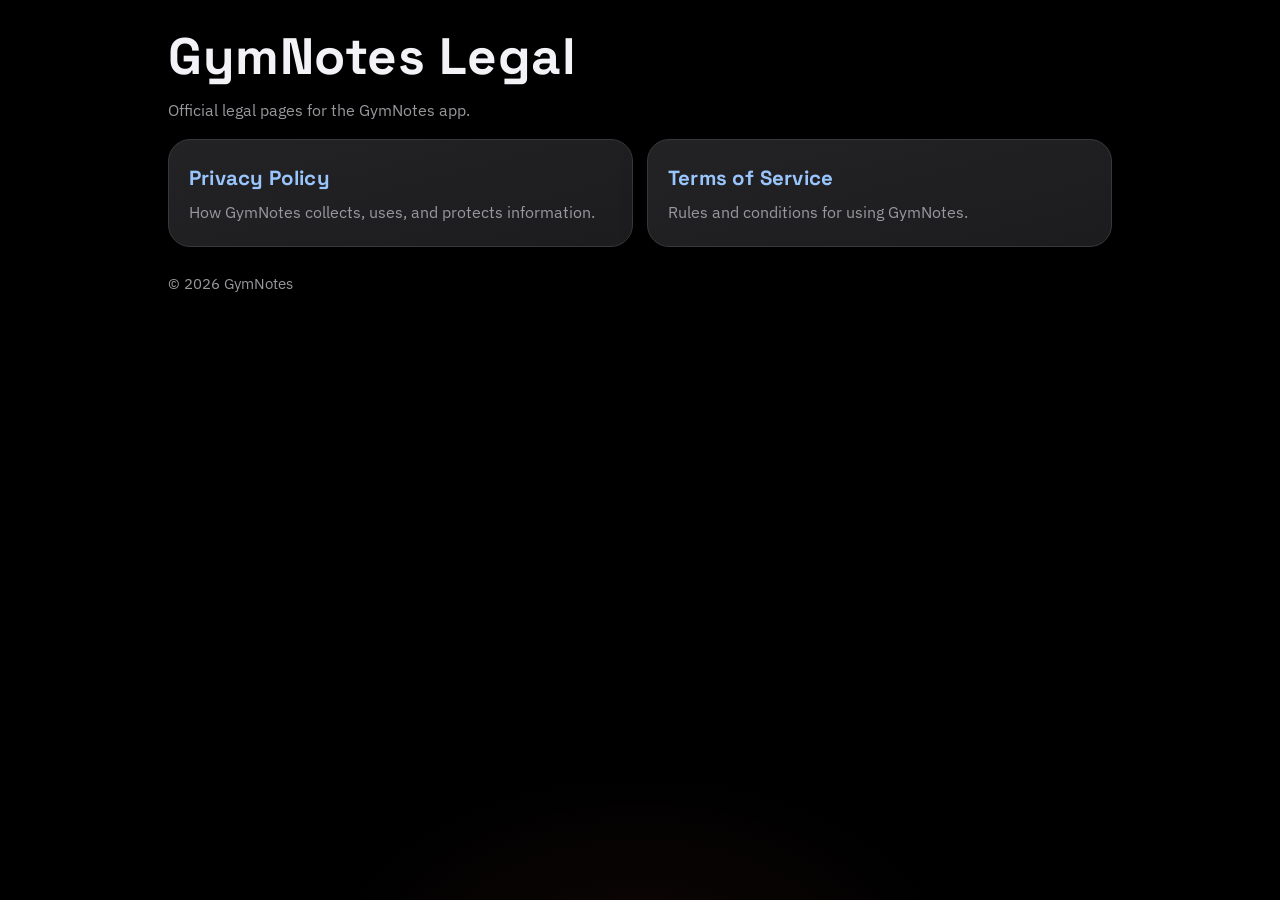
<file: index.html>
<!doctype html>
<html lang="en">
<head>
  <meta charset="UTF-8" />
  <meta name="viewport" content="width=device-width, initial-scale=1.0" />
  <title>GymNotes Legal</title>
  <meta name="description" content="Privacy Policy and Terms of Service for GymNotes." />
  <link rel="stylesheet" href="./styles.css" />
</head>
<body>
  <main class="container">
    <h1>GymNotes Legal</h1>
    <p class="subtitle">Official legal pages for the GymNotes app.</p>

    <section class="card-grid">
      <a class="card" href="./privacy/">
        <h2>Privacy Policy</h2>
        <p>How GymNotes collects, uses, and protects information.</p>
      </a>

      <a class="card" href="./terms/">
        <h2>Terms of Service</h2>
        <p>Rules and conditions for using GymNotes.</p>
      </a>
    </section>

    <footer>
      <p>© <span id="year"></span> GymNotes</p>
    </footer>
  </main>

  <script>
    document.getElementById("year").textContent = new Date().getFullYear();
  </script>
</body>
</html>
</file>
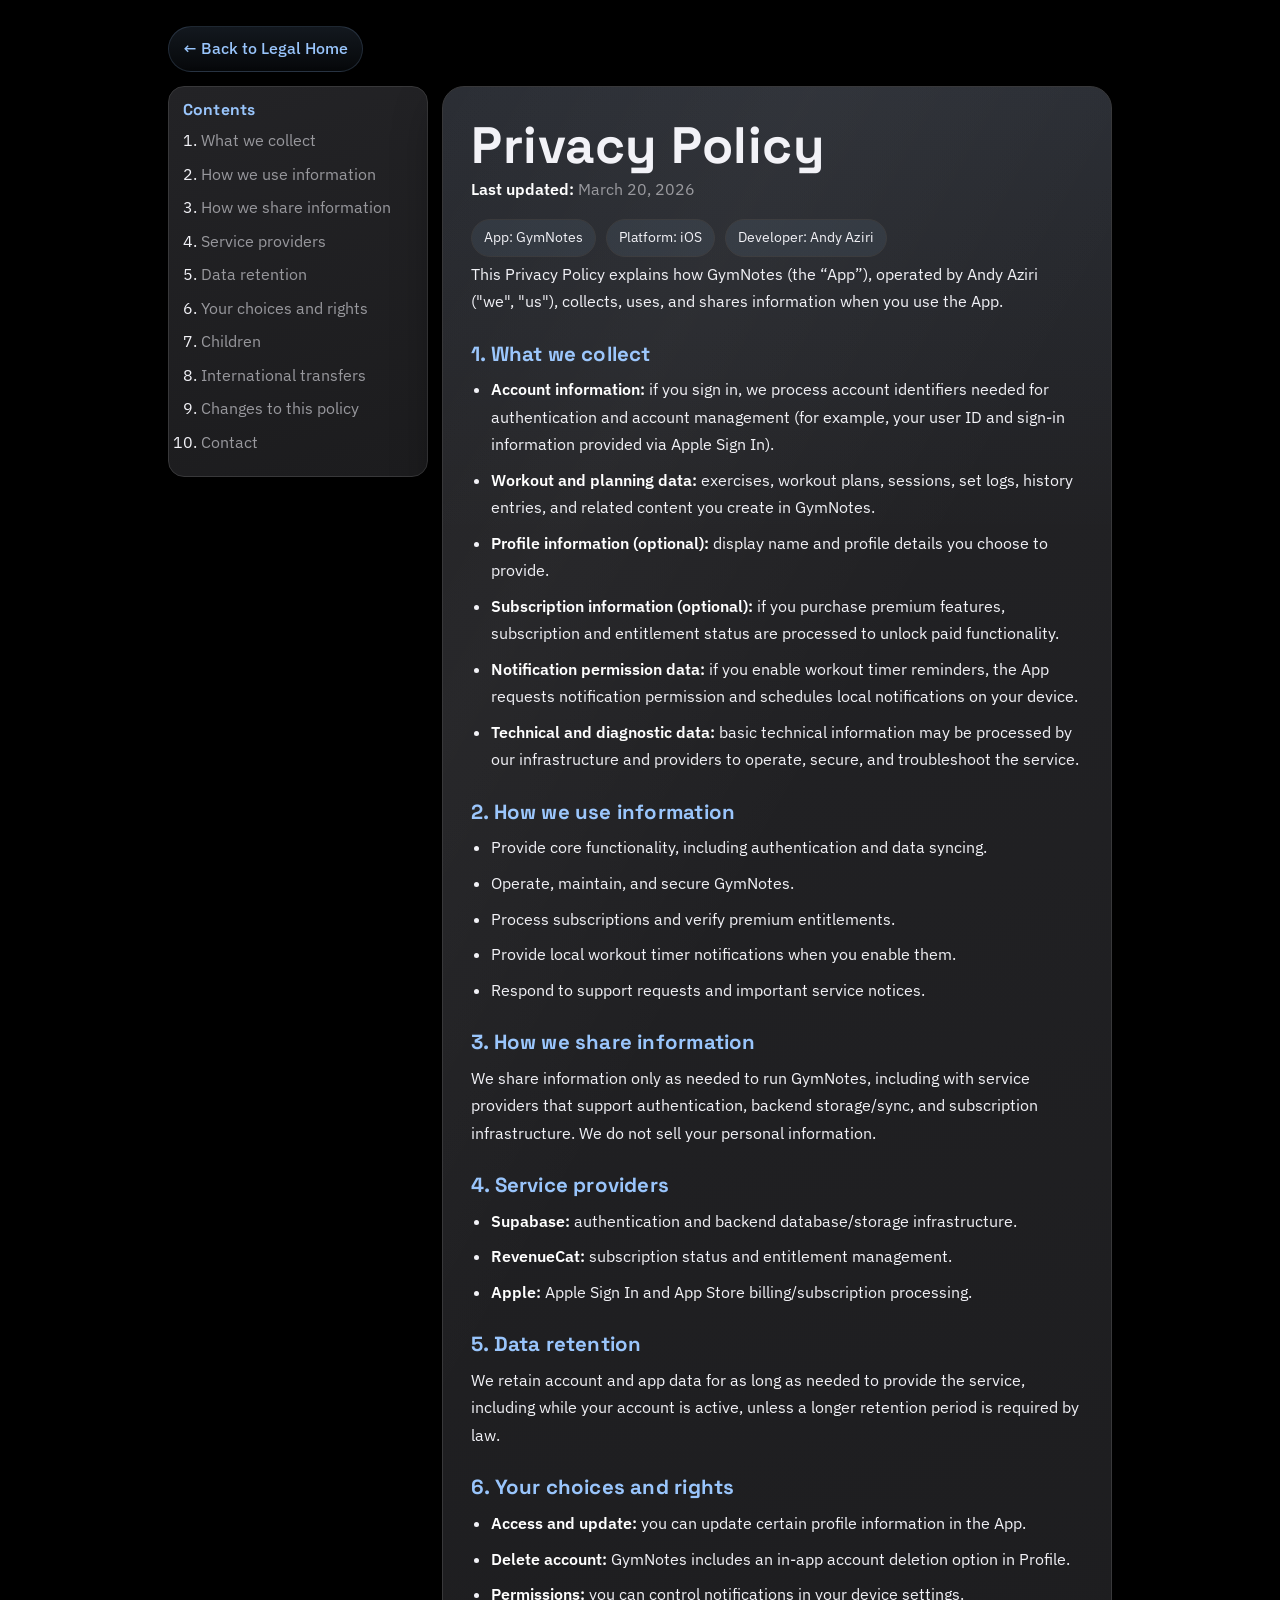
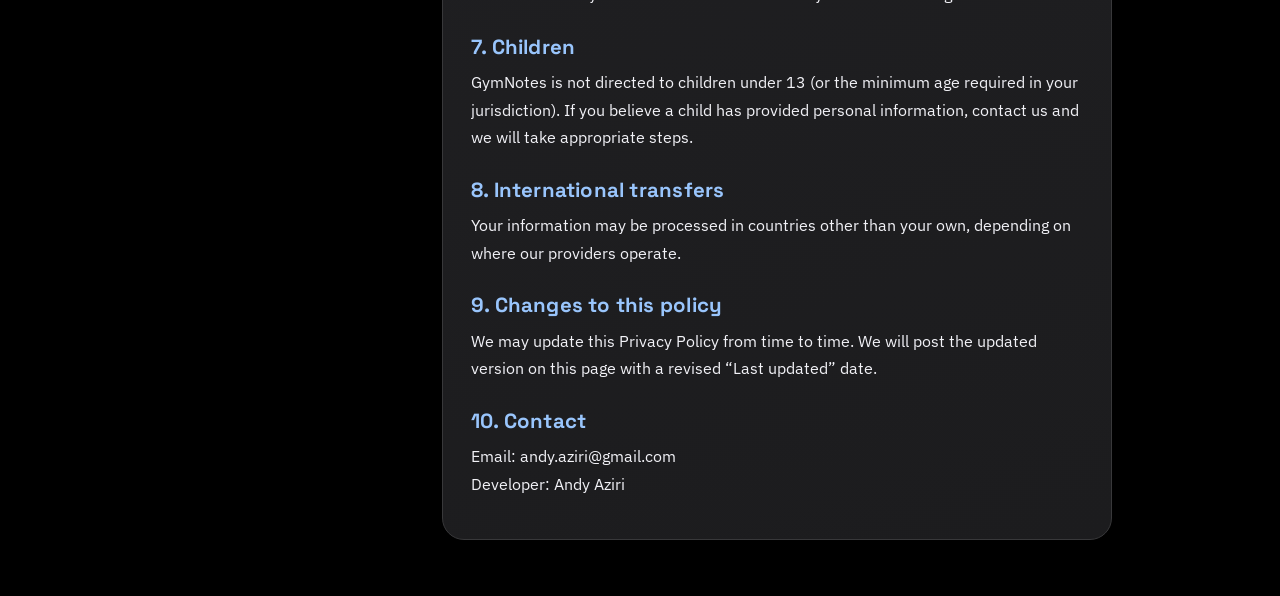
<file: privacy/index.html>
<!doctype html>
<html lang="en">
<head>
  <meta charset="UTF-8" />
  <meta name="viewport" content="width=device-width, initial-scale=1.0" />
  <title>GymNotes Privacy Policy</title>
  <meta name="description" content="Privacy Policy for GymNotes." />
  <link rel="stylesheet" href="../styles.css" />
</head>
<body>
  <main class="container home-enter">
    <div class="top-links"><a href="../">← Back to Legal Home</a></div>

    <section class="legal-layout">
      <aside class="legal-toc" aria-label="Table of contents">
        <h3>Contents</h3>
        <ol>
          <li><a href="#what-we-collect">What we collect</a></li>
          <li><a href="#how-we-use">How we use information</a></li>
          <li><a href="#how-we-share">How we share information</a></li>
          <li><a href="#service-providers">Service providers</a></li>
          <li><a href="#data-retention">Data retention</a></li>
          <li><a href="#choices-rights">Your choices and rights</a></li>
          <li><a href="#children">Children</a></li>
          <li><a href="#transfers">International transfers</a></li>
          <li><a href="#changes">Changes to this policy</a></li>
          <li><a href="#contact">Contact</a></li>
        </ol>
      </aside>

      <article class="legal">
        <h1>Privacy Policy</h1>
        <p class="last-updated"><strong>Last updated:</strong> March 20, 2026</p>

        <div class="meta-row">
          <span class="pill">App: GymNotes</span>
          <span class="pill">Platform: iOS</span>
          <span class="pill">Developer: Andy Aziri</span>
        </div>

        <p>
          This Privacy Policy explains how GymNotes (the “App”), operated by Andy Aziri
          ("we", "us"), collects, uses, and shares information when you use the App.
        </p>

        <h2 id="what-we-collect">1. What we collect</h2>
        <ul>
          <li>
            <strong>Account information:</strong> if you sign in, we process account identifiers
            needed for authentication and account management (for example, your user ID and sign-in
            information provided via Apple Sign In).
          </li>
          <li>
            <strong>Workout and planning data:</strong> exercises, workout plans, sessions, set logs,
            history entries, and related content you create in GymNotes.
          </li>
          <li>
            <strong>Profile information (optional):</strong> display name and profile details you choose to provide.
          </li>
          <li>
            <strong>Subscription information (optional):</strong> if you purchase premium features,
            subscription and entitlement status are processed to unlock paid functionality.
          </li>
          <li>
            <strong>Notification permission data:</strong> if you enable workout timer reminders,
            the App requests notification permission and schedules local notifications on your device.
          </li>
          <li>
            <strong>Technical and diagnostic data:</strong> basic technical information may be processed by
            our infrastructure and providers to operate, secure, and troubleshoot the service.
          </li>
        </ul>

        <h2 id="how-we-use">2. How we use information</h2>
        <ul>
          <li>Provide core functionality, including authentication and data syncing.</li>
          <li>Operate, maintain, and secure GymNotes.</li>
          <li>Process subscriptions and verify premium entitlements.</li>
          <li>Provide local workout timer notifications when you enable them.</li>
          <li>Respond to support requests and important service notices.</li>
        </ul>

        <h2 id="how-we-share">3. How we share information</h2>
        <p>
          We share information only as needed to run GymNotes, including with service providers that support
          authentication, backend storage/sync, and subscription infrastructure. We do not sell your personal information.
        </p>

        <h2 id="service-providers">4. Service providers</h2>
        <ul>
          <li><strong>Supabase:</strong> authentication and backend database/storage infrastructure.</li>
          <li><strong>RevenueCat:</strong> subscription status and entitlement management.</li>
          <li><strong>Apple:</strong> Apple Sign In and App Store billing/subscription processing.</li>
        </ul>

        <h2 id="data-retention">5. Data retention</h2>
        <p>
          We retain account and app data for as long as needed to provide the service, including while your account
          is active, unless a longer retention period is required by law.
        </p>

        <h2 id="choices-rights">6. Your choices and rights</h2>
        <ul>
          <li><strong>Access and update:</strong> you can update certain profile information in the App.</li>
          <li><strong>Delete account:</strong> GymNotes includes an in-app account deletion option in Profile.</li>
          <li><strong>Permissions:</strong> you can control notifications in your device settings.</li>
        </ul>

        <h2 id="children">7. Children</h2>
        <p>
          GymNotes is not directed to children under 13 (or the minimum age required in your jurisdiction).
          If you believe a child has provided personal information, contact us and we will take appropriate steps.
        </p>

        <h2 id="transfers">8. International transfers</h2>
        <p>
          Your information may be processed in countries other than your own, depending on where our providers operate.
        </p>

        <h2 id="changes">9. Changes to this policy</h2>
        <p>
          We may update this Privacy Policy from time to time. We will post the updated version on this page
          with a revised “Last updated” date.
        </p>

        <h2 id="contact">10. Contact</h2>
        <p>
          Email: andy.aziri@gmail.com<br />
          Developer: Andy Aziri
        </p>
      </article>
    </section>
  </main>
</body>
</html>
</file>
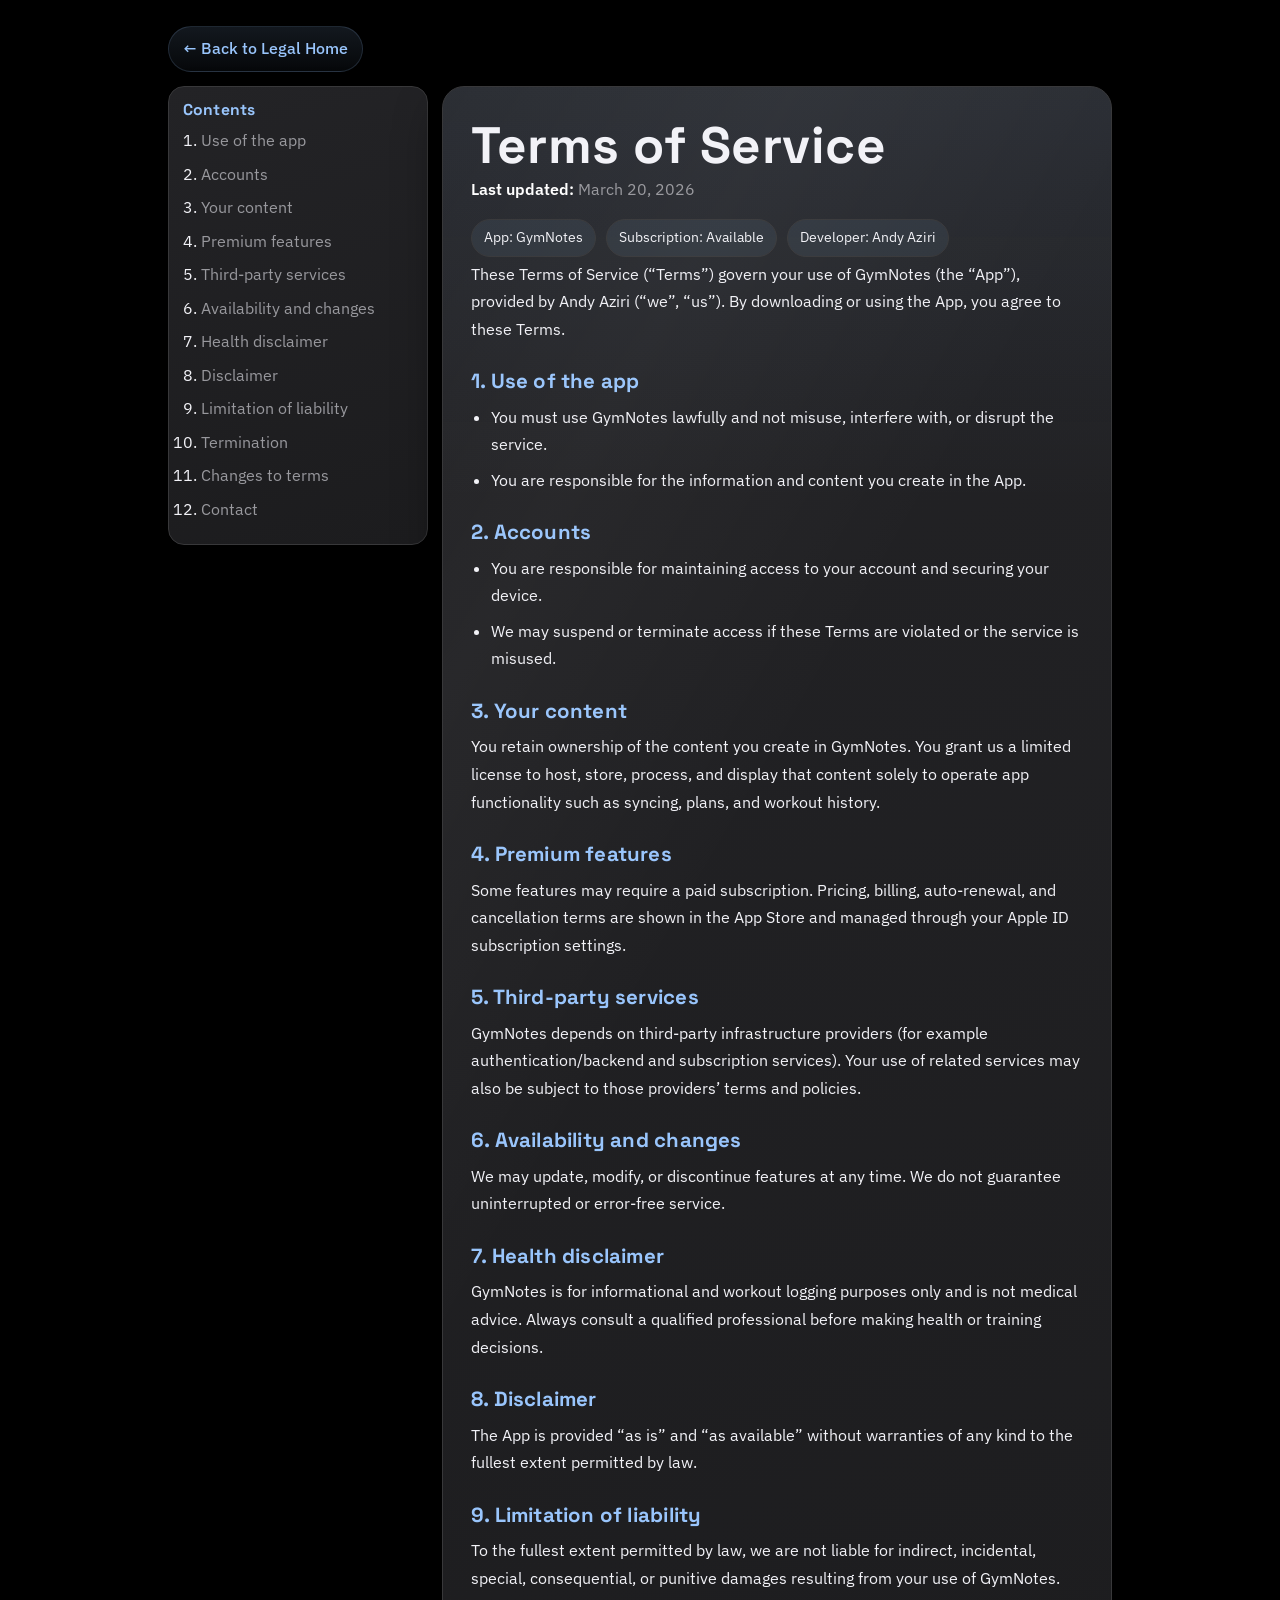
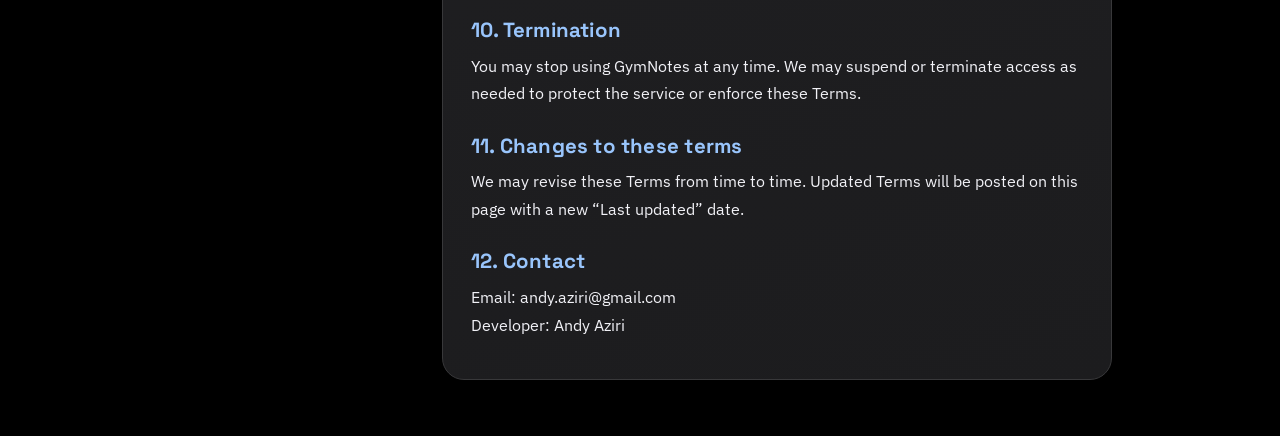
<file: terms/index.html>
<!doctype html>
<html lang="en">
<head>
  <meta charset="UTF-8" />
  <meta name="viewport" content="width=device-width, initial-scale=1.0" />
  <title>GymNotes Terms of Service</title>
  <meta name="description" content="Terms of Service for GymNotes." />
  <link rel="stylesheet" href="../styles.css" />
</head>
<body>
  <main class="container home-enter">
    <div class="top-links"><a href="../">← Back to Legal Home</a></div>

    <section class="legal-layout">
      <aside class="legal-toc" aria-label="Table of contents">
        <h3>Contents</h3>
        <ol>
          <li><a href="#use-of-app">Use of the app</a></li>
          <li><a href="#accounts">Accounts</a></li>
          <li><a href="#your-content">Your content</a></li>
          <li><a href="#premium">Premium features</a></li>
          <li><a href="#third-party">Third-party services</a></li>
          <li><a href="#availability">Availability and changes</a></li>
          <li><a href="#health-disclaimer">Health disclaimer</a></li>
          <li><a href="#disclaimer">Disclaimer</a></li>
          <li><a href="#liability">Limitation of liability</a></li>
          <li><a href="#termination">Termination</a></li>
          <li><a href="#changes">Changes to terms</a></li>
          <li><a href="#contact">Contact</a></li>
        </ol>
      </aside>

      <article class="legal">
        <h1>Terms of Service</h1>
        <p class="last-updated"><strong>Last updated:</strong> March 20, 2026</p>

        <div class="meta-row">
          <span class="pill">App: GymNotes</span>
          <span class="pill">Subscription: Available</span>
          <span class="pill">Developer: Andy Aziri</span>
        </div>

        <p>
          These Terms of Service (“Terms”) govern your use of GymNotes (the “App”), provided by Andy Aziri
          (“we”, “us”). By downloading or using the App, you agree to these Terms.
        </p>

        <h2 id="use-of-app">1. Use of the app</h2>
        <ul>
          <li>You must use GymNotes lawfully and not misuse, interfere with, or disrupt the service.</li>
          <li>You are responsible for the information and content you create in the App.</li>
        </ul>

        <h2 id="accounts">2. Accounts</h2>
        <ul>
          <li>You are responsible for maintaining access to your account and securing your device.</li>
          <li>We may suspend or terminate access if these Terms are violated or the service is misused.</li>
        </ul>

        <h2 id="your-content">3. Your content</h2>
        <p>
          You retain ownership of the content you create in GymNotes. You grant us a limited license to host,
          store, process, and display that content solely to operate app functionality such as syncing, plans,
          and workout history.
        </p>

        <h2 id="premium">4. Premium features</h2>
        <p>
          Some features may require a paid subscription. Pricing, billing, auto-renewal, and cancellation terms
          are shown in the App Store and managed through your Apple ID subscription settings.
        </p>

        <h2 id="third-party">5. Third-party services</h2>
        <p>
          GymNotes depends on third-party infrastructure providers (for example authentication/backend and
          subscription services). Your use of related services may also be subject to those providers’ terms and policies.
        </p>

        <h2 id="availability">6. Availability and changes</h2>
        <p>
          We may update, modify, or discontinue features at any time. We do not guarantee uninterrupted or error-free service.
        </p>

        <h2 id="health-disclaimer">7. Health disclaimer</h2>
        <p>
          GymNotes is for informational and workout logging purposes only and is not medical advice.
          Always consult a qualified professional before making health or training decisions.
        </p>

        <h2 id="disclaimer">8. Disclaimer</h2>
        <p>
          The App is provided “as is” and “as available” without warranties of any kind to the fullest extent permitted by law.
        </p>

        <h2 id="liability">9. Limitation of liability</h2>
        <p>
          To the fullest extent permitted by law, we are not liable for indirect, incidental, special,
          consequential, or punitive damages resulting from your use of GymNotes.
        </p>

        <h2 id="termination">10. Termination</h2>
        <p>
          You may stop using GymNotes at any time. We may suspend or terminate access as needed to protect the service
          or enforce these Terms.
        </p>

        <h2 id="changes">11. Changes to these terms</h2>
        <p>
          We may revise these Terms from time to time. Updated Terms will be posted on this page with a new “Last updated” date.
        </p>

        <h2 id="contact">12. Contact</h2>
        <p>
          Email: andy.aziri@gmail.com<br />
          Developer: Andy Aziri
        </p>
      </article>
    </section>
  </main>
</body>
</html>
</file>
<file: styles.css>
@import url("https://fonts.googleapis.com/css2?family=Space+Grotesk:wght@400;500;700&family=IBM+Plex+Sans:wght@400;500;600&display=swap");

:root {
  /* GymNotes dark palette from app theme */
  --bg: #000000;
  --card: #1c1c1e;
  --card-elevated: #232326;
  --text: #f2f2f7;
  --muted: #98989d;
  --border: #38383a;
  --accent: #99c5fc;
  --accent-soft: rgba(153, 197, 252, 0.16);
  --danger: #f96363;
  --danger-soft: rgba(249, 99, 99, 0.18);

  --radius-sm: 10px;
  --radius-md: 16px;
  --radius-lg: 22px;

  --shadow-1: 0 8px 24px rgba(0, 0, 0, 0.35);
  --shadow-2: 0 18px 48px rgba(0, 0, 0, 0.48);
}

* {
  box-sizing: border-box;
}

html,
body {
  margin: 0;
  padding: 0;
  min-height: 100%;
  background: var(--bg);
  color: var(--text);
  font-family: "IBM Plex Sans", "Avenir Next", "Segoe UI", sans-serif;
  line-height: 1.72;
  -webkit-font-smoothing: antialiased;
  text-rendering: optimizeLegibility;
}

/* Atmosphere background layers */
body::before,
body::after {
  content: "";
  position: fixed;
  inset: 0;
  z-index: -2;
  pointer-events: none;
}

body::before {
  background:
    radial-gradient(65rem 28rem at 88% -14%, rgba(153, 197, 252, 0.14), transparent 62%),
    radial-gradient(42rem 20rem at -8% 10%, rgba(153, 197, 252, 0.10), transparent 62%),
    radial-gradient(30rem 20rem at 50% 110%, rgba(249, 99, 99, 0.07), transparent 68%);
}

body::after {
  z-index: -1;
  opacity: 0.08;
  background-image:
    linear-gradient(transparent 31px, rgba(255, 255, 255, 0.06) 32px),
    linear-gradient(90deg, transparent 31px, rgba(255, 255, 255, 0.06) 32px);
  background-size: 32px 32px;
  mask-image: radial-gradient(circle at center, black 35%, transparent 85%);
}

.container {
  max-width: 980px;
  margin: 0 auto;
  padding: 26px 18px 56px;
}

.home-enter {
  animation: pageIn 420ms ease-out both;
}

h1,
h2,
h3 {
  margin: 0;
  line-height: 1.2;
  letter-spacing: 0.01em;
  font-family: "Space Grotesk", "IBM Plex Sans", sans-serif;
}

h1 {
  font-size: clamp(2rem, 4.8vw, 3.2rem);
  font-weight: 700;
}

h2 {
  font-size: clamp(1.08rem, 2.2vw, 1.28rem);
  font-weight: 700;
}

/* Hero */
.hero {
  margin-bottom: 20px;
}

.eyebrow {
  margin: 0 0 8px;
  color: var(--accent);
  text-transform: uppercase;
  letter-spacing: 0.14em;
  font-size: 0.76rem;
  font-weight: 600;
}

.subtitle {
  margin: 10px 0 0;
  color: var(--muted);
  max-width: 60ch;
}

/* Meta pills */
.meta-row {
  display: flex;
  flex-wrap: wrap;
  gap: 10px;
  margin: 16px 0 4px;
}

.pill {
  border: 1px solid var(--border);
  background: rgba(153, 197, 252, 0.08);
  border-radius: 999px;
  padding: 6px 12px;
  font-size: 0.86rem;
  color: var(--text);
}

/* Home cards */
.card-grid {
  display: grid;
  grid-template-columns: 1fr;
  gap: 14px;
  margin-top: 14px;
}

.card {
  position: relative;
  overflow: hidden;
  display: block;
  border: 1px solid var(--border);
  border-radius: var(--radius-lg);
  padding: 20px;
  color: inherit;
  text-decoration: none;
  background: linear-gradient(165deg, var(--card-elevated), var(--card));
  box-shadow: var(--shadow-1);
  transition: transform 170ms ease, border-color 170ms ease, box-shadow 170ms ease;
}

.card::before {
  content: "";
  position: absolute;
  inset: -2px;
  background: linear-gradient(120deg, transparent 15%, rgba(153, 197, 252, 0.30) 52%, transparent 85%);
  opacity: 0;
  transition: opacity 170ms ease;
  pointer-events: none;
}

.card:hover {
  transform: translateY(-2px);
  border-color: rgba(153, 197, 252, 0.52);
  box-shadow: var(--shadow-2);
}

.card:hover::before {
  opacity: 1;
}

.card-kicker {
  font-size: 0.74rem;
  text-transform: uppercase;
  letter-spacing: 0.12em;
  color: var(--muted);
}

.card h2 {
  margin: 6px 0 8px;
  color: var(--accent);
}

.card p {
  margin: 0;
  color: var(--muted);
}

/* Legal page */
.top-links {
  margin-bottom: 14px;
}

.top-links a {
  display: inline-block;
  color: var(--accent);
  text-decoration: none;
  border-radius: 999px;
  border: 1px solid var(--accent-soft);
  background: linear-gradient(180deg, rgba(153, 197, 252, 0.12), rgba(153, 197, 252, 0.04));
  padding: 8px 14px;
  font-weight: 500;
  transition: transform 140ms ease, border-color 140ms ease, background 140ms ease;
}

.top-links a:hover {
  transform: translateY(-1px);
  border-color: rgba(153, 197, 252, 0.55);
  background: linear-gradient(180deg, rgba(153, 197, 252, 0.20), rgba(153, 197, 252, 0.07));
}

.legal-layout {
  display: grid;
  grid-template-columns: 1fr;
  gap: 14px;
}

.legal-toc {
  border: 1px solid var(--border);
  border-radius: var(--radius-md);
  background: linear-gradient(165deg, var(--card-elevated), var(--card));
  box-shadow: var(--shadow-1);
  padding: 14px;
}

.legal-toc h3 {
  color: var(--accent);
  font-size: 0.98rem;
  margin-bottom: 8px;
}

.legal-toc ol {
  margin: 0;
  padding-left: 18px;
}

.legal-toc li {
  margin-bottom: 6px;
}

.legal-toc a {
  color: var(--muted);
  text-decoration: none;
}

.legal-toc a:hover {
  color: var(--text);
}

.legal {
  position: relative;
  overflow: hidden;
  border: 1px solid var(--border);
  border-radius: var(--radius-lg);
  padding: clamp(18px, 3vw, 28px);
  background:
    linear-gradient(180deg, rgba(153, 197, 252, 0.07), rgba(153, 197, 252, 0) 22%),
    linear-gradient(160deg, var(--card-elevated), var(--card));
  box-shadow: var(--shadow-2);
}

.legal::after {
  content: "";
  position: absolute;
  inset: 0;
  pointer-events: none;
  background: linear-gradient(120deg, transparent 0%, rgba(255, 255, 255, 0.03) 20%, transparent 42%);
}

.last-updated {
  color: var(--muted);
  margin: 8px 0 18px;
  font-size: 0.98rem;
}

.legal h2 {
  margin-top: 26px;
  margin-bottom: 10px;
  color: var(--accent);
  scroll-margin-top: 18px;
}

.legal p {
  margin: 0 0 12px;
}

.legal ul {
  margin: 10px 0 6px;
  padding-left: 20px;
}

.legal li {
  margin-bottom: 8px;
}

.legal strong {
  color: #ffffff;
  font-weight: 600;
}

.legal a {
  color: var(--accent);
  text-underline-offset: 2px;
}

footer {
  margin-top: 24px;
  color: var(--muted);
  font-size: 0.94rem;
}

/* Stagger animation */
.stagger-1 {
  animation: riseIn 430ms ease-out both;
}
.stagger-2 {
  animation: riseIn 500ms ease-out both;
}

@keyframes pageIn {
  from { opacity: 0; transform: translateY(8px); }
  to { opacity: 1; transform: translateY(0); }
}

@keyframes riseIn {
  from { opacity: 0; transform: translateY(10px); }
  to { opacity: 1; transform: translateY(0); }
}

/* Mobile */
@media (max-width: 420px) {
  .container {
    padding-top: 18px;
  }

  .top-links a {
    width: 100%;
    text-align: center;
  }

  .legal {
    border-radius: 16px;
  }
}

/* Desktop */
@media (min-width: 900px) {
  .card-grid {
    grid-template-columns: 1fr 1fr;
  }

  .legal-layout {
    grid-template-columns: 260px 1fr;
    align-items: start;
  }

  .legal-toc {
    position: sticky;
    top: 16px;
  }
}
</file>
